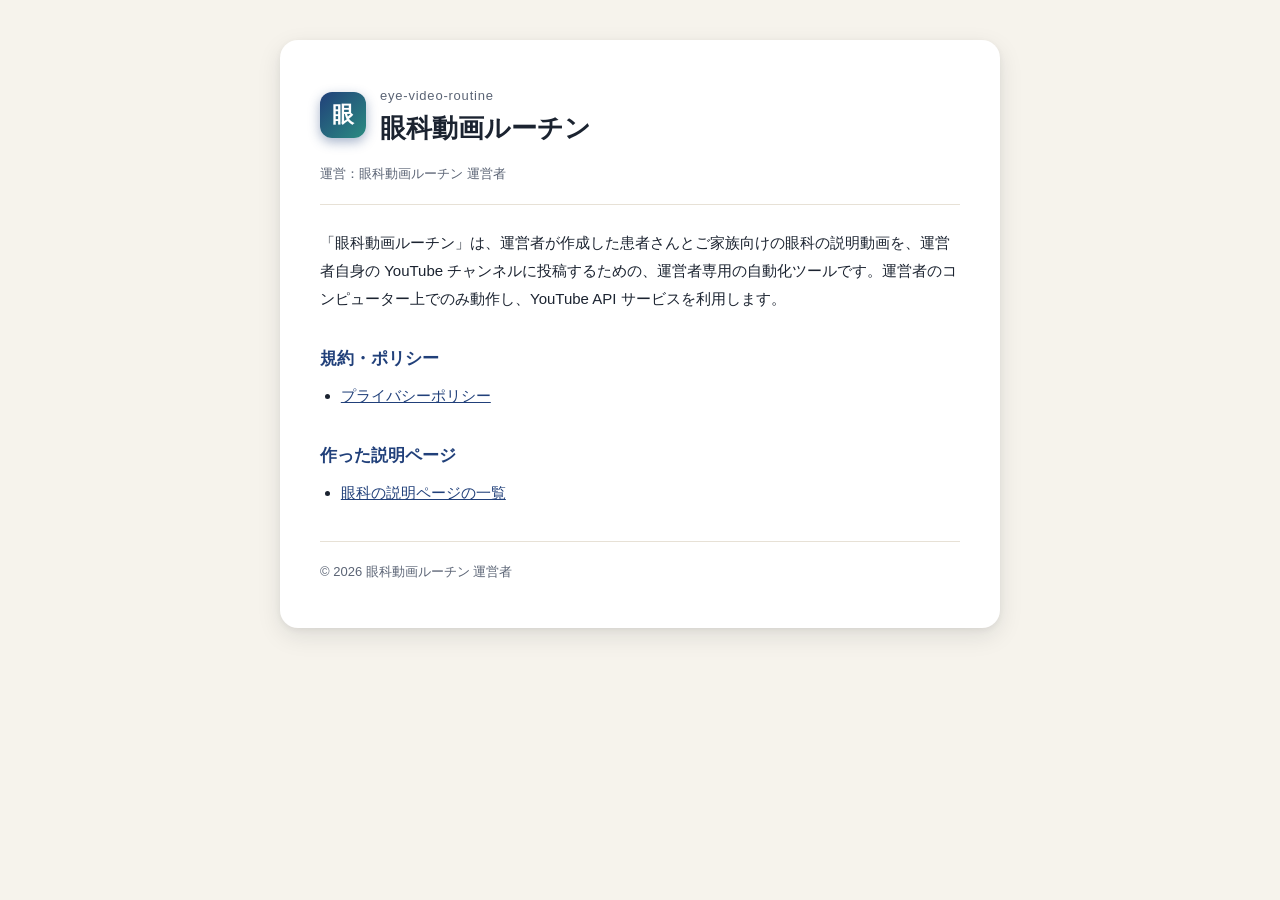
<file: index.html>
<!DOCTYPE html>
<html lang="ja">
<head>
<meta charset="UTF-8" />
<meta name="viewport" content="width=device-width, initial-scale=1.0" />
<title>眼科動画ルーチン</title>
<link rel="stylesheet" href="style.css" />
</head>
<body>
<div class="wrap">
  <div class="paper">
    <div class="hero">
      <div class="hero-mark">眼</div>
      <div><div class="app-name">eye-video-routine</div><h1>眼科動画ルーチン</h1></div>
    </div>
    <p class="meta">運営：眼科動画ルーチン 運営者</p>

    <p>「眼科動画ルーチン」は、運営者が作成した患者さんとご家族向けの眼科の説明動画を、運営者自身の YouTube チャンネルに投稿するための、運営者専用の自動化ツールです。運営者のコンピューター上でのみ動作し、YouTube API サービスを利用します。</p>

    <h2>規約・ポリシー</h2>
    <ul>
      <li><a href="privacy.html">プライバシーポリシー</a></li>
    </ul>

    <h2>作った説明ページ</h2>
    <ul>
      <li><a href="https://stvisualrevolution-sys.github.io/portfolio/eye/">眼科の説明ページの一覧</a></li>
    </ul>

    <div class="foot">
      © 2026 眼科動画ルーチン 運営者
    </div>
  </div>
</div>
</body>
</html>
</file>
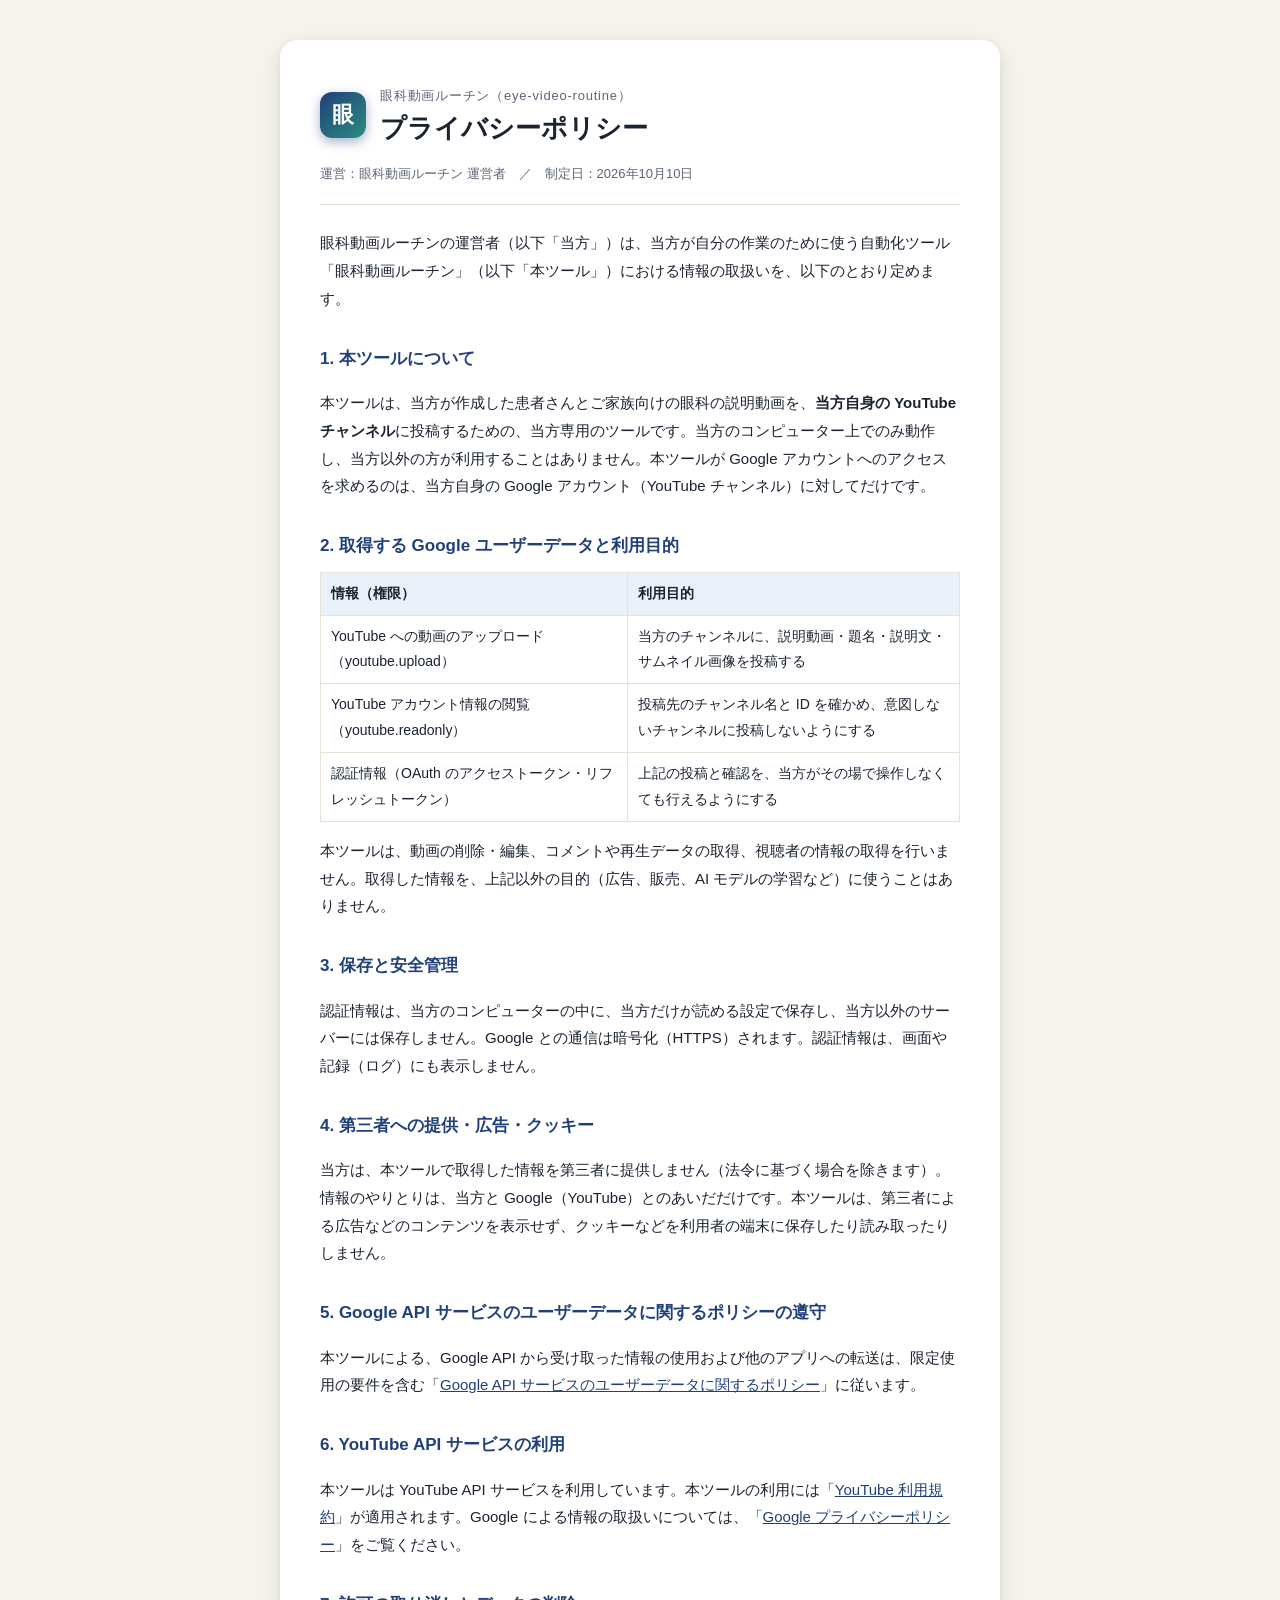
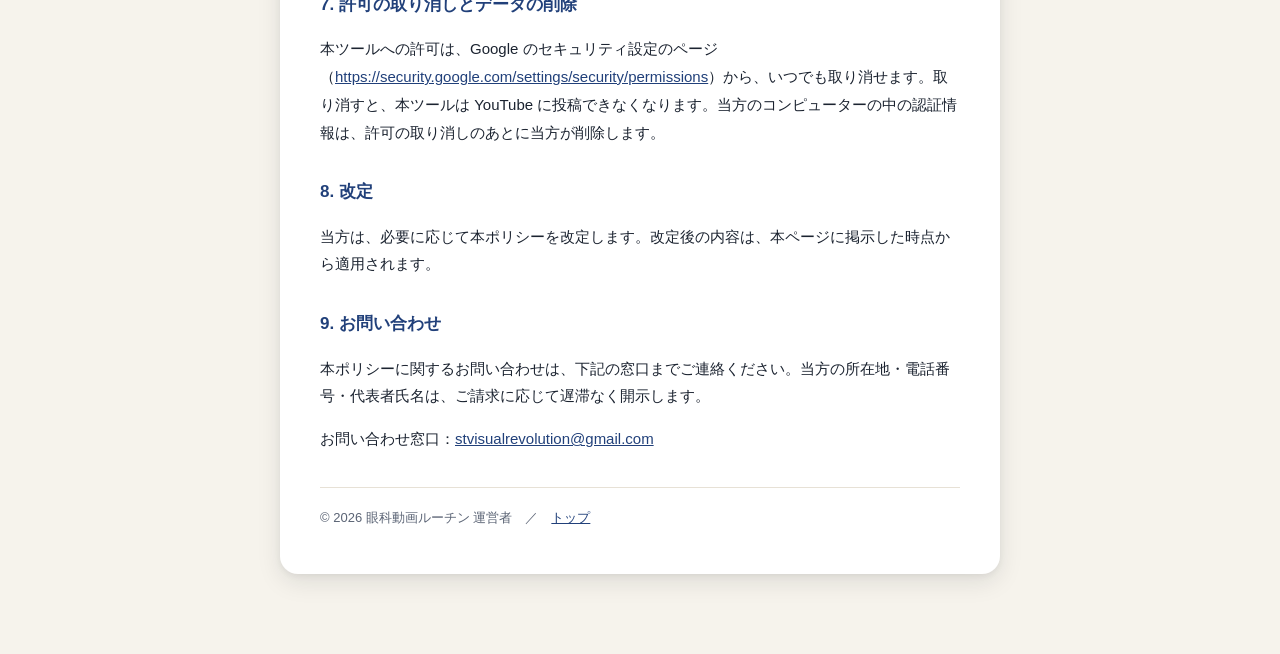
<file: privacy.html>
<!DOCTYPE html>
<html lang="ja">
<head>
<meta charset="UTF-8" />
<meta name="viewport" content="width=device-width, initial-scale=1.0" />
<title>プライバシーポリシー｜眼科動画ルーチン</title>
<link rel="stylesheet" href="style.css" />
</head>
<body>
<div class="wrap">
  <div class="paper">
    <div class="hero">
      <div class="hero-mark">眼</div>
      <div><div class="app-name">眼科動画ルーチン（eye-video-routine）</div><h1>プライバシーポリシー</h1></div>
    </div>
    <p class="meta">運営：眼科動画ルーチン 運営者　／　制定日：2026年10月10日</p>

    <p>眼科動画ルーチンの運営者（以下「当方」）は、当方が自分の作業のために使う自動化ツール「眼科動画ルーチン」（以下「本ツール」）における情報の取扱いを、以下のとおり定めます。</p>

    <h2>1. 本ツールについて</h2>
    <p>本ツールは、当方が作成した患者さんとご家族向けの眼科の説明動画を、<strong>当方自身の YouTube チャンネル</strong>に投稿するための、当方専用のツールです。当方のコンピューター上でのみ動作し、当方以外の方が利用することはありません。本ツールが Google アカウントへのアクセスを求めるのは、当方自身の Google アカウント（YouTube チャンネル）に対してだけです。</p>

    <h2>2. 取得する Google ユーザーデータと利用目的</h2>
    <table>
      <thead>
        <tr><th>情報（権限）</th><th>利用目的</th></tr>
      </thead>
      <tbody>
        <tr>
          <td>YouTube への動画のアップロード（youtube.upload）</td>
          <td>当方のチャンネルに、説明動画・題名・説明文・サムネイル画像を投稿する</td>
        </tr>
        <tr>
          <td>YouTube アカウント情報の閲覧（youtube.readonly）</td>
          <td>投稿先のチャンネル名と ID を確かめ、意図しないチャンネルに投稿しないようにする</td>
        </tr>
        <tr>
          <td>認証情報（OAuth のアクセストークン・リフレッシュトークン）</td>
          <td>上記の投稿と確認を、当方がその場で操作しなくても行えるようにする</td>
        </tr>
      </tbody>
    </table>
    <p>本ツールは、動画の削除・編集、コメントや再生データの取得、視聴者の情報の取得を行いません。取得した情報を、上記以外の目的（広告、販売、AI モデルの学習など）に使うことはありません。</p>

    <h2>3. 保存と安全管理</h2>
    <p>認証情報は、当方のコンピューターの中に、当方だけが読める設定で保存し、当方以外のサーバーには保存しません。Google との通信は暗号化（HTTPS）されます。認証情報は、画面や記録（ログ）にも表示しません。</p>

    <h2>4. 第三者への提供・広告・クッキー</h2>
    <p>当方は、本ツールで取得した情報を第三者に提供しません（法令に基づく場合を除きます）。情報のやりとりは、当方と Google（YouTube）とのあいだだけです。本ツールは、第三者による広告などのコンテンツを表示せず、クッキーなどを利用者の端末に保存したり読み取ったりしません。</p>

    <h2>5. Google API サービスのユーザーデータに関するポリシーの遵守</h2>
    <p>本ツールによる、Google API から受け取った情報の使用および他のアプリへの転送は、限定使用の要件を含む「<a href="https://developers.google.com/terms/api-services-user-data-policy">Google API サービスのユーザーデータに関するポリシー</a>」に従います。</p>

    <h2>6. YouTube API サービスの利用</h2>
    <p>本ツールは YouTube API サービスを利用しています。本ツールの利用には「<a href="https://www.youtube.com/t/terms">YouTube 利用規約</a>」が適用されます。Google による情報の取扱いについては、「<a href="https://policies.google.com/privacy">Google プライバシーポリシー</a>」をご覧ください。</p>

    <h2>7. 許可の取り消しとデータの削除</h2>
    <p>本ツールへの許可は、Google のセキュリティ設定のページ（<a href="https://security.google.com/settings/security/permissions">https://security.google.com/settings/security/permissions</a>）から、いつでも取り消せます。取り消すと、本ツールは YouTube に投稿できなくなります。当方のコンピューターの中の認証情報は、許可の取り消しのあとに当方が削除します。</p>

    <h2>8. 改定</h2>
    <p>当方は、必要に応じて本ポリシーを改定します。改定後の内容は、本ページに掲示した時点から適用されます。</p>

    <h2>9. お問い合わせ</h2>
    <p>本ポリシーに関するお問い合わせは、下記の窓口までご連絡ください。当方の所在地・電話番号・代表者氏名は、ご請求に応じて遅滞なく開示します。</p>
    <p>お問い合わせ窓口：<a href="mailto:stvisualrevolution@gmail.com">stvisualrevolution@gmail.com</a></p>

    <div class="foot">
      © 2026 眼科動画ルーチン 運営者　／　<a href="index.html">トップ</a>
    </div>
  </div>
</div>
</body>
</html>
</file>
<file: style.css>
:root{
  --bg:#f6f3ec; --paper:#ffffff; --ink:#1b2330; --ink-soft:#5b6475;
  --accent:#21407a; --accent-2:#2b8c81; --accent-soft:#eaf0f7;
  --rule:#e7e1d6;
}
@media (prefers-color-scheme: dark){
  :root{
    --bg:#11151d; --paper:#1b2230; --ink:#eaf0fb; --ink-soft:#a9b4c6;
    --accent:#8fb4ff; --accent-2:#5fd3c5; --accent-soft:#22304a;
    --rule:#2c3850;
  }
}
*{box-sizing:border-box}
html,body{margin:0;padding:0;background:var(--bg);color:var(--ink);
  font-family:-apple-system,BlinkMacSystemFont,"Hiragino Sans","Yu Gothic","Meiryo",sans-serif;
  line-height:1.85;font-size:16px}
a{color:var(--accent)}
.wrap{max-width:760px;margin:0 auto;padding:40px 20px 80px}
.paper{background:var(--paper);border-radius:18px;padding:44px 40px;
  box-shadow:0 8px 24px rgba(20,25,40,.10),0 2px 6px rgba(20,25,40,.06)}
.hero{display:flex;align-items:center;gap:14px;margin-bottom:6px}
.hero-mark{width:46px;height:46px;border-radius:12px;flex:none;display:grid;place-items:center;
  font-size:22px;font-weight:700;color:#fff;font-family:"Hiragino Mincho ProN",serif;
  background:linear-gradient(135deg,var(--accent),var(--accent-2));box-shadow:0 4px 12px rgba(33,64,122,.4)}
.app-name{font-size:13px;color:var(--ink-soft);letter-spacing:.06em}
h1{font-size:26px;margin:2px 0 0;line-height:1.4}
.meta{color:var(--ink-soft);font-size:13px;margin:16px 0 24px;padding-bottom:18px;border-bottom:1px solid var(--rule)}
h2{font-size:17px;margin:30px 0 8px;color:var(--accent)}
p,li{font-size:15px;color:var(--ink)}
ul,ol{padding-left:1.3em;margin:6px 0}
li{margin-bottom:5px}
.note{background:var(--accent-soft);border-radius:12px;padding:14px 18px;font-size:13.5px;color:var(--ink-soft);margin:18px 0}
.foot{margin-top:34px;padding-top:18px;border-top:1px solid var(--rule);font-size:13px;color:var(--ink-soft)}
.links a{display:inline-block;margin-right:18px;font-weight:600}
table{width:100%;border-collapse:collapse;margin:10px 0 14px;font-size:14px}
th,td{border:1px solid var(--rule);padding:8px 10px;text-align:left;vertical-align:top}
th{background:var(--accent-soft);color:var(--ink)}
</file>
